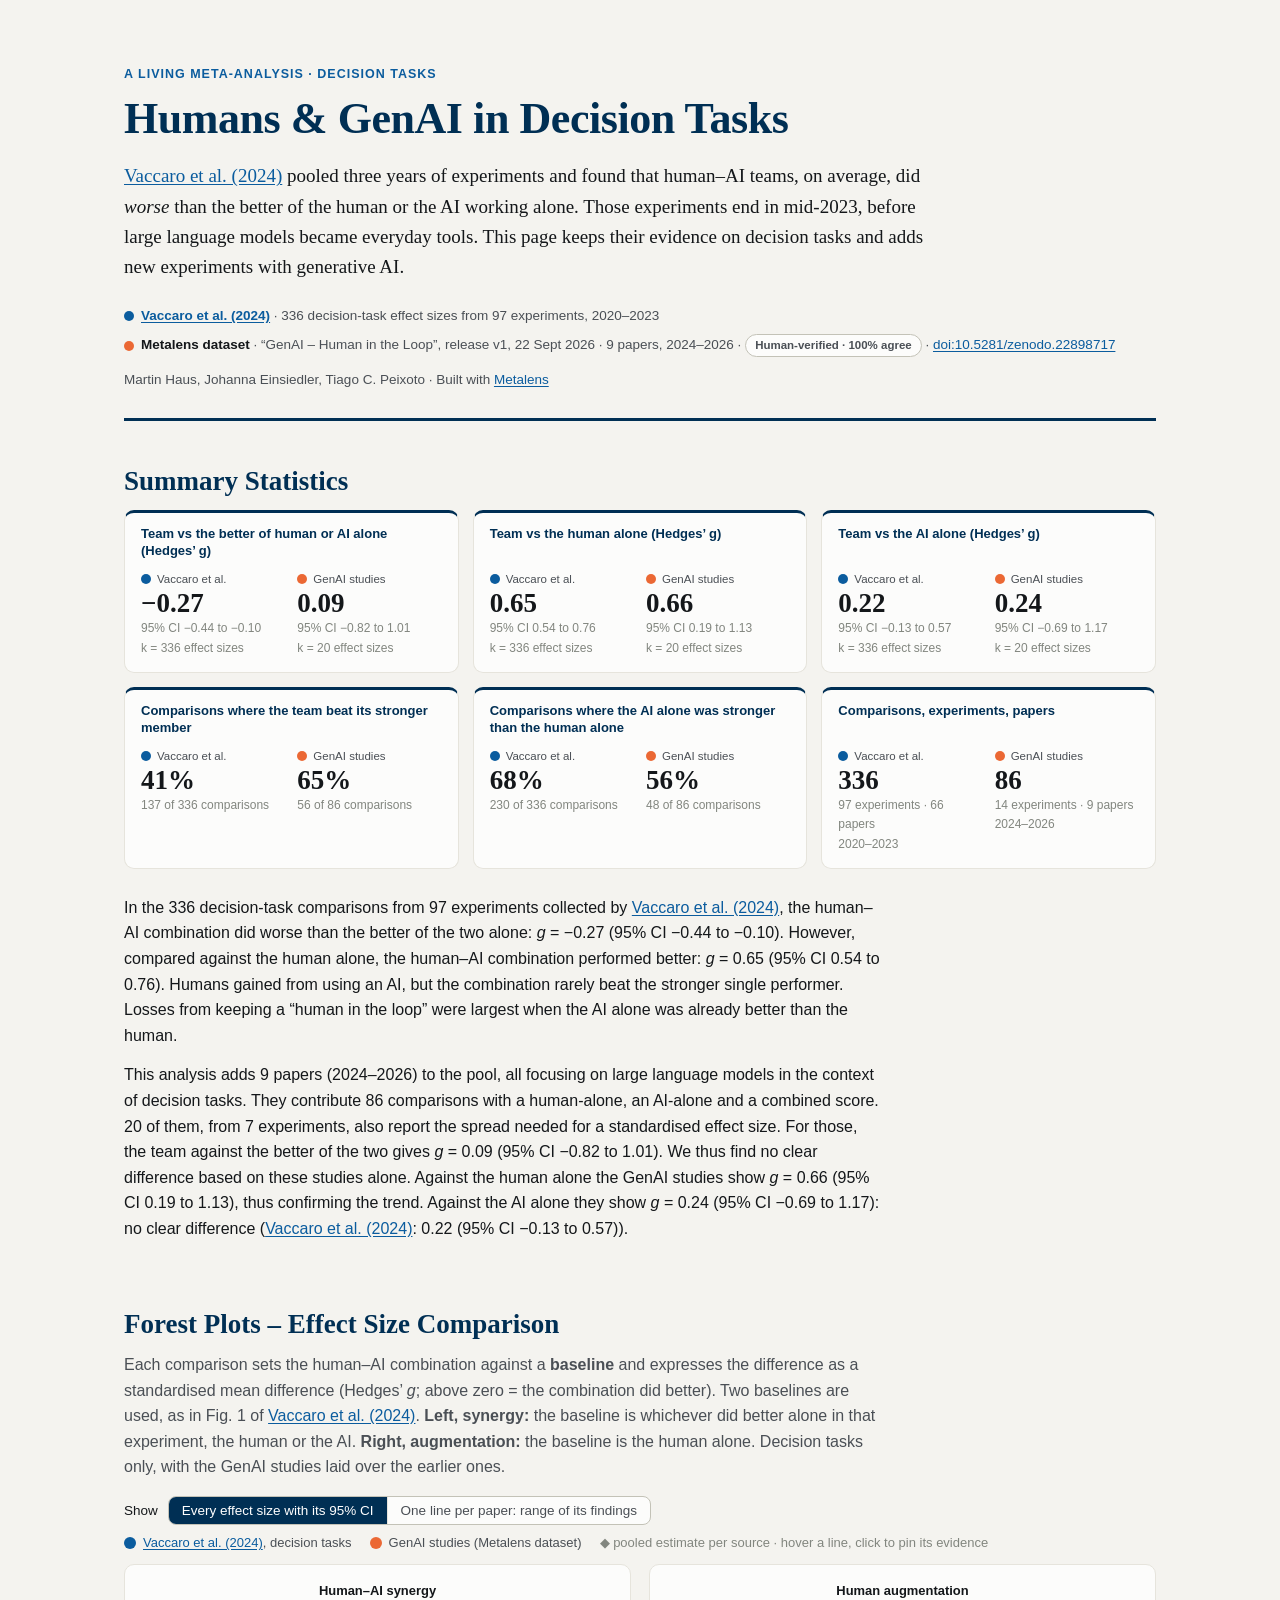
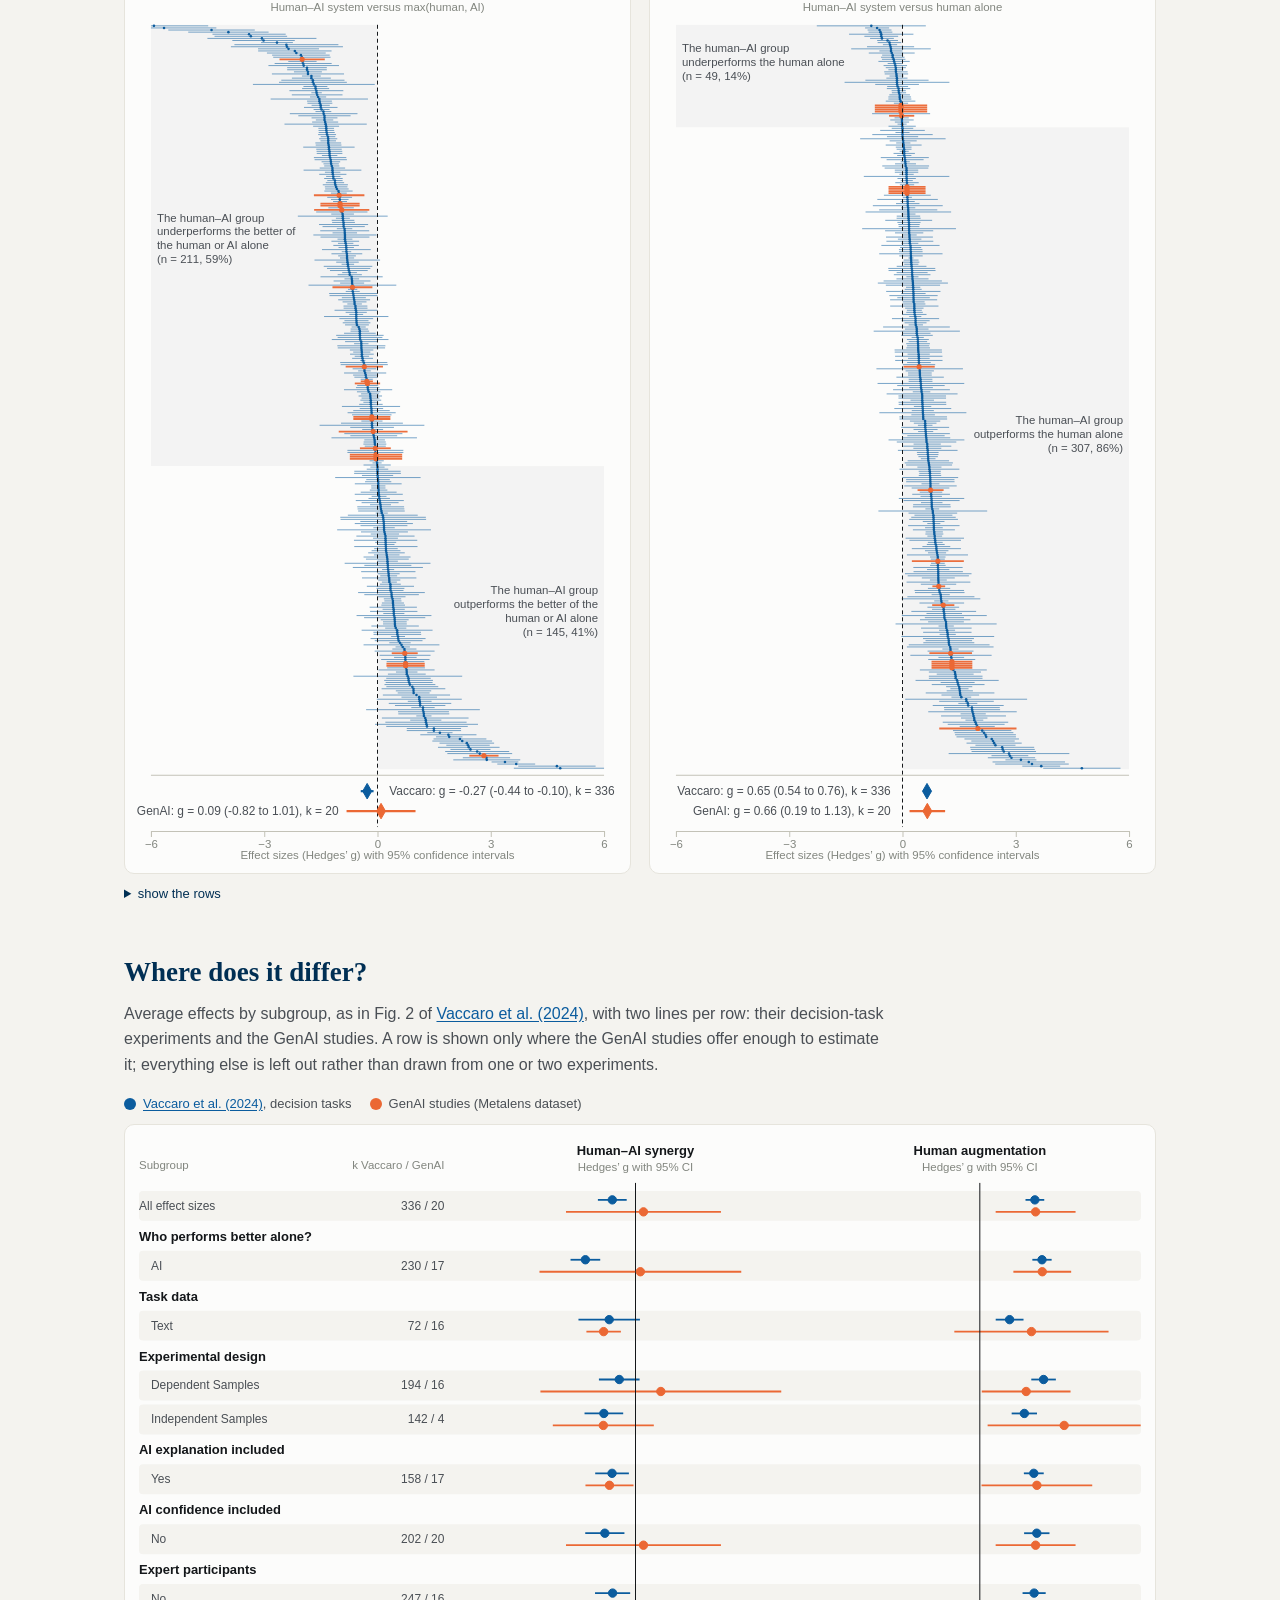
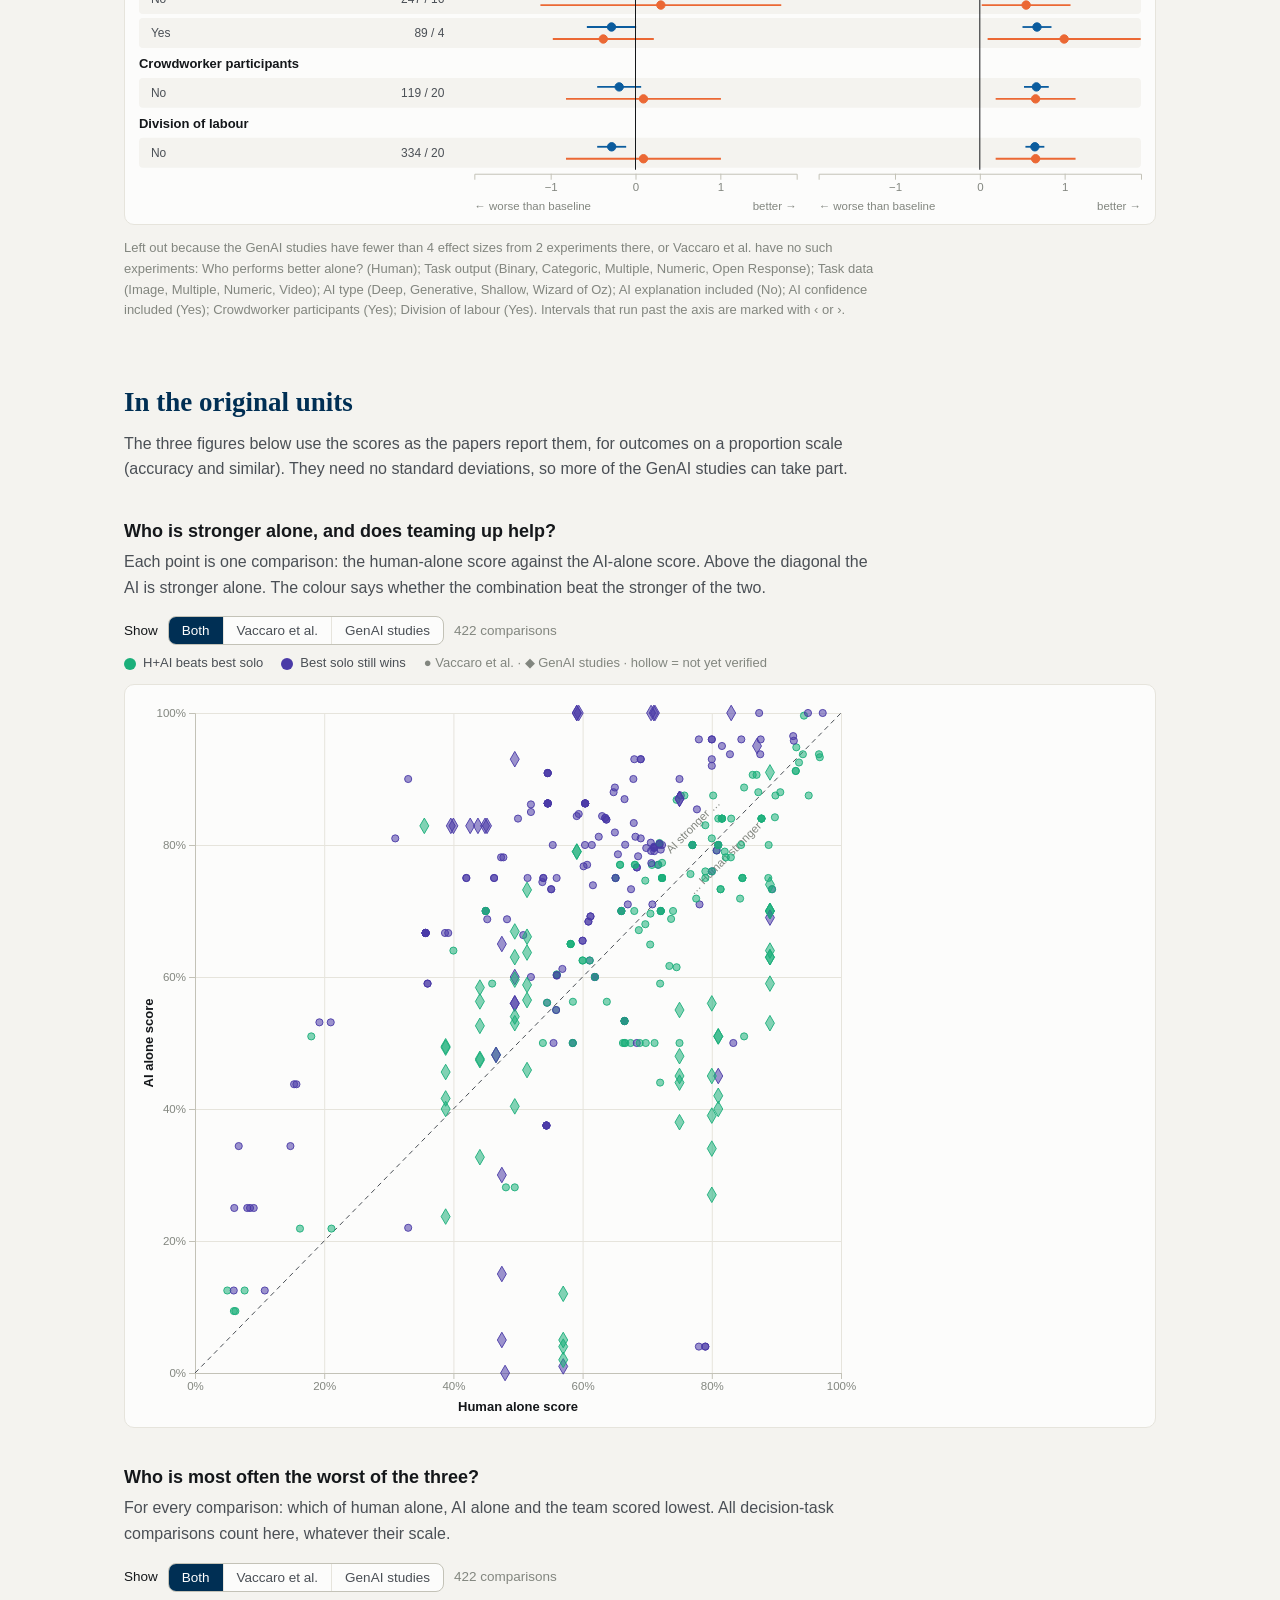
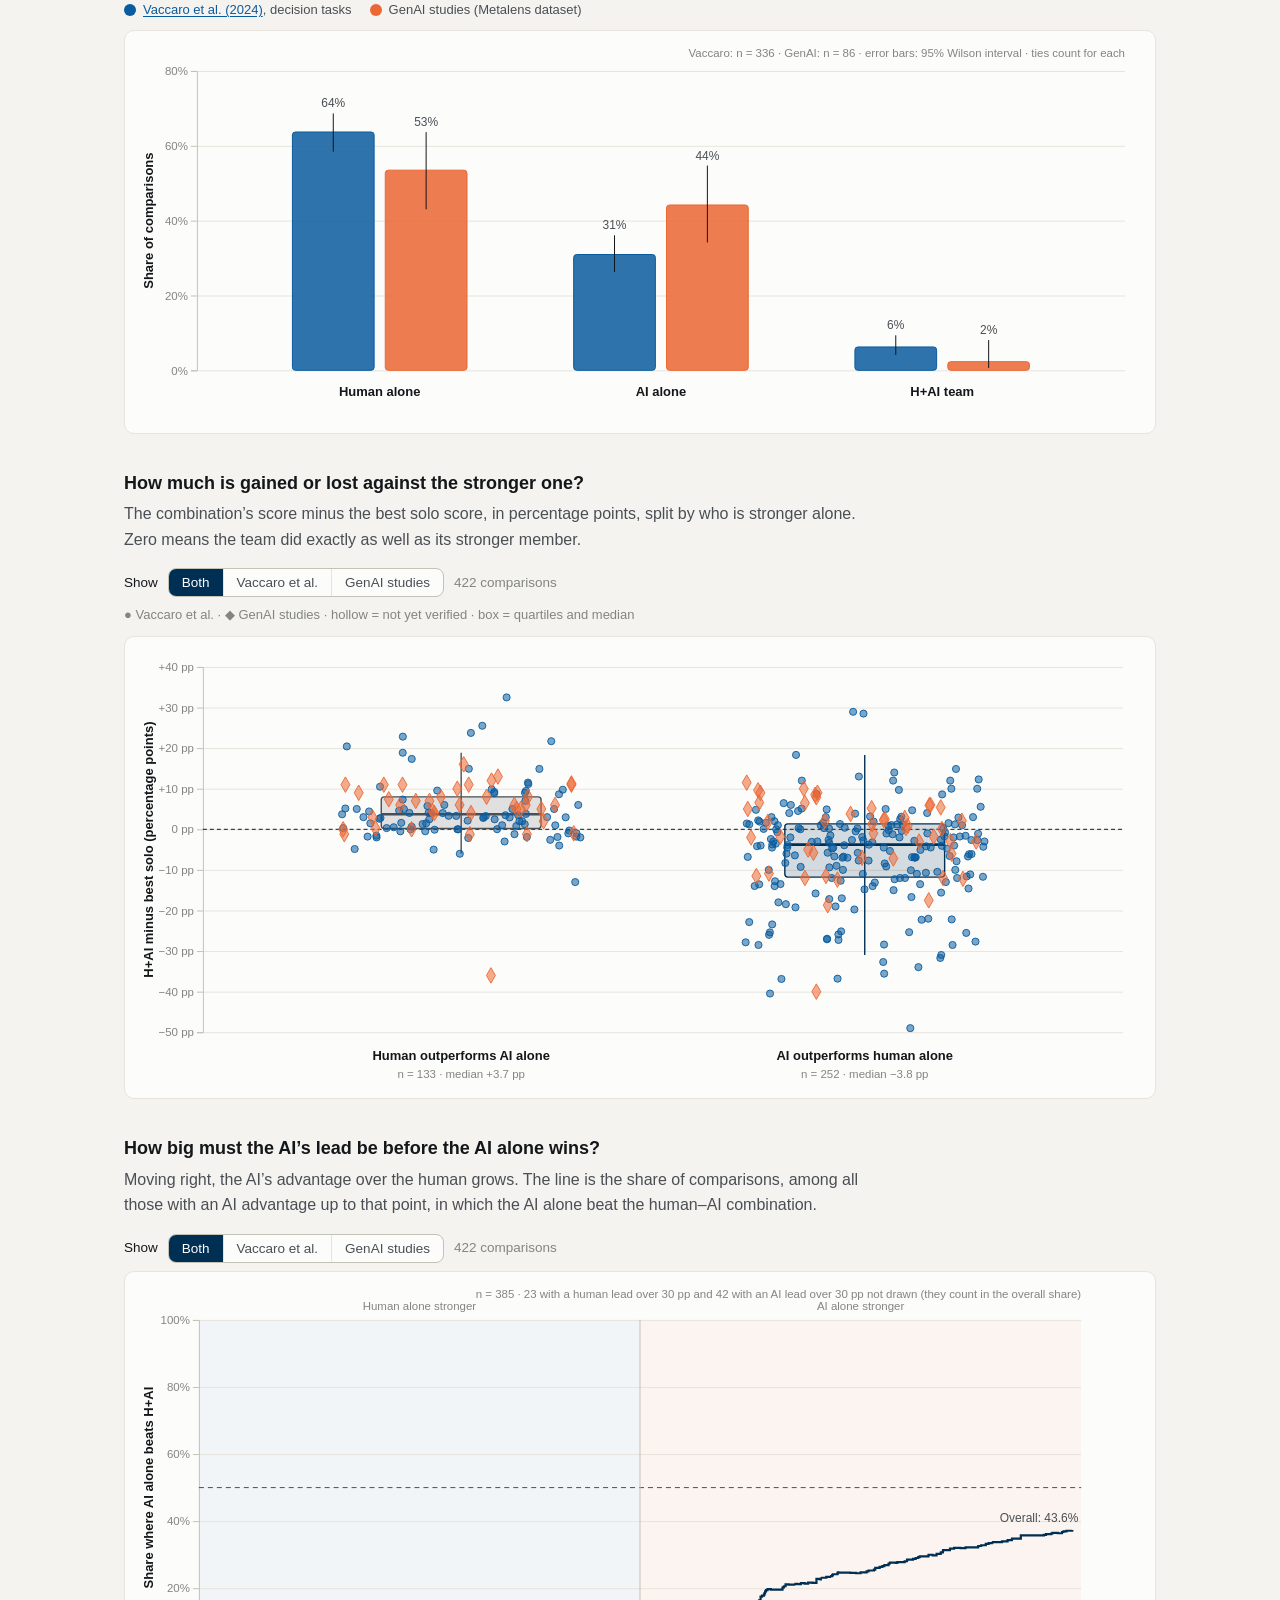
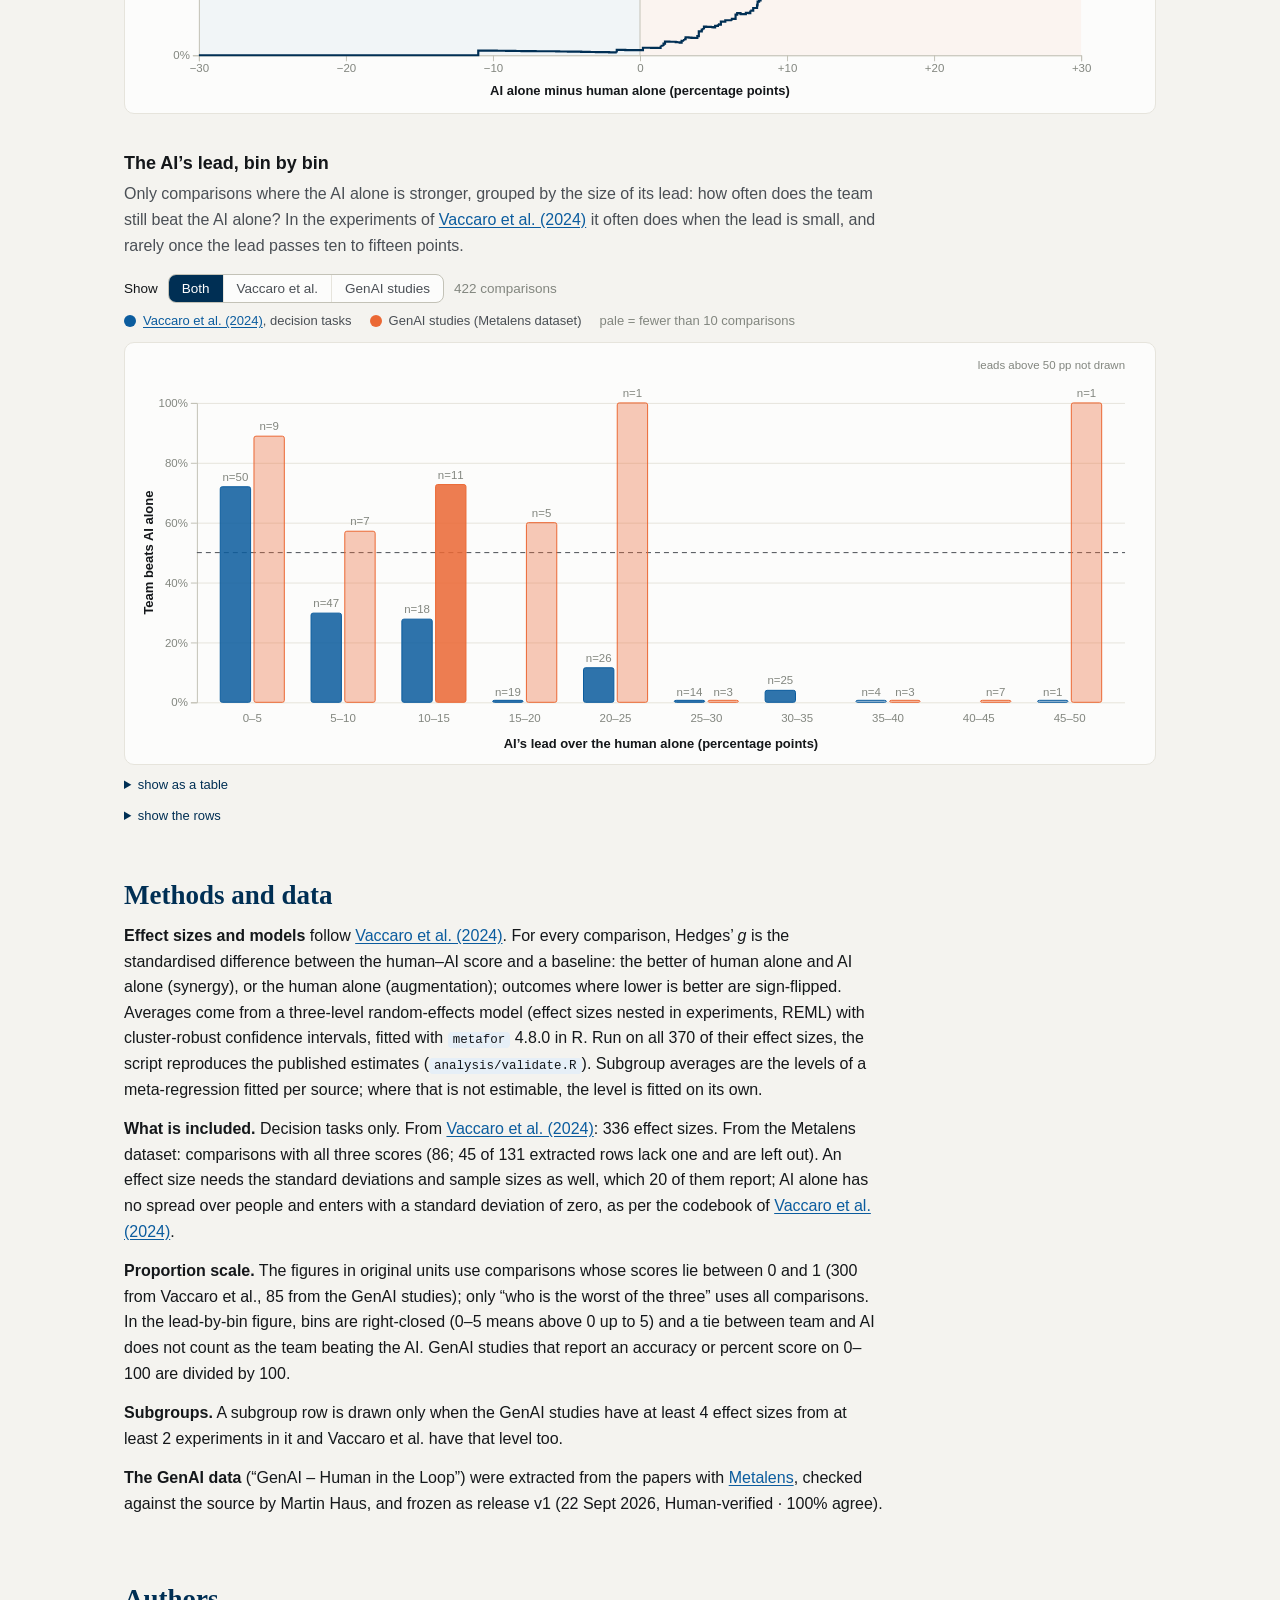
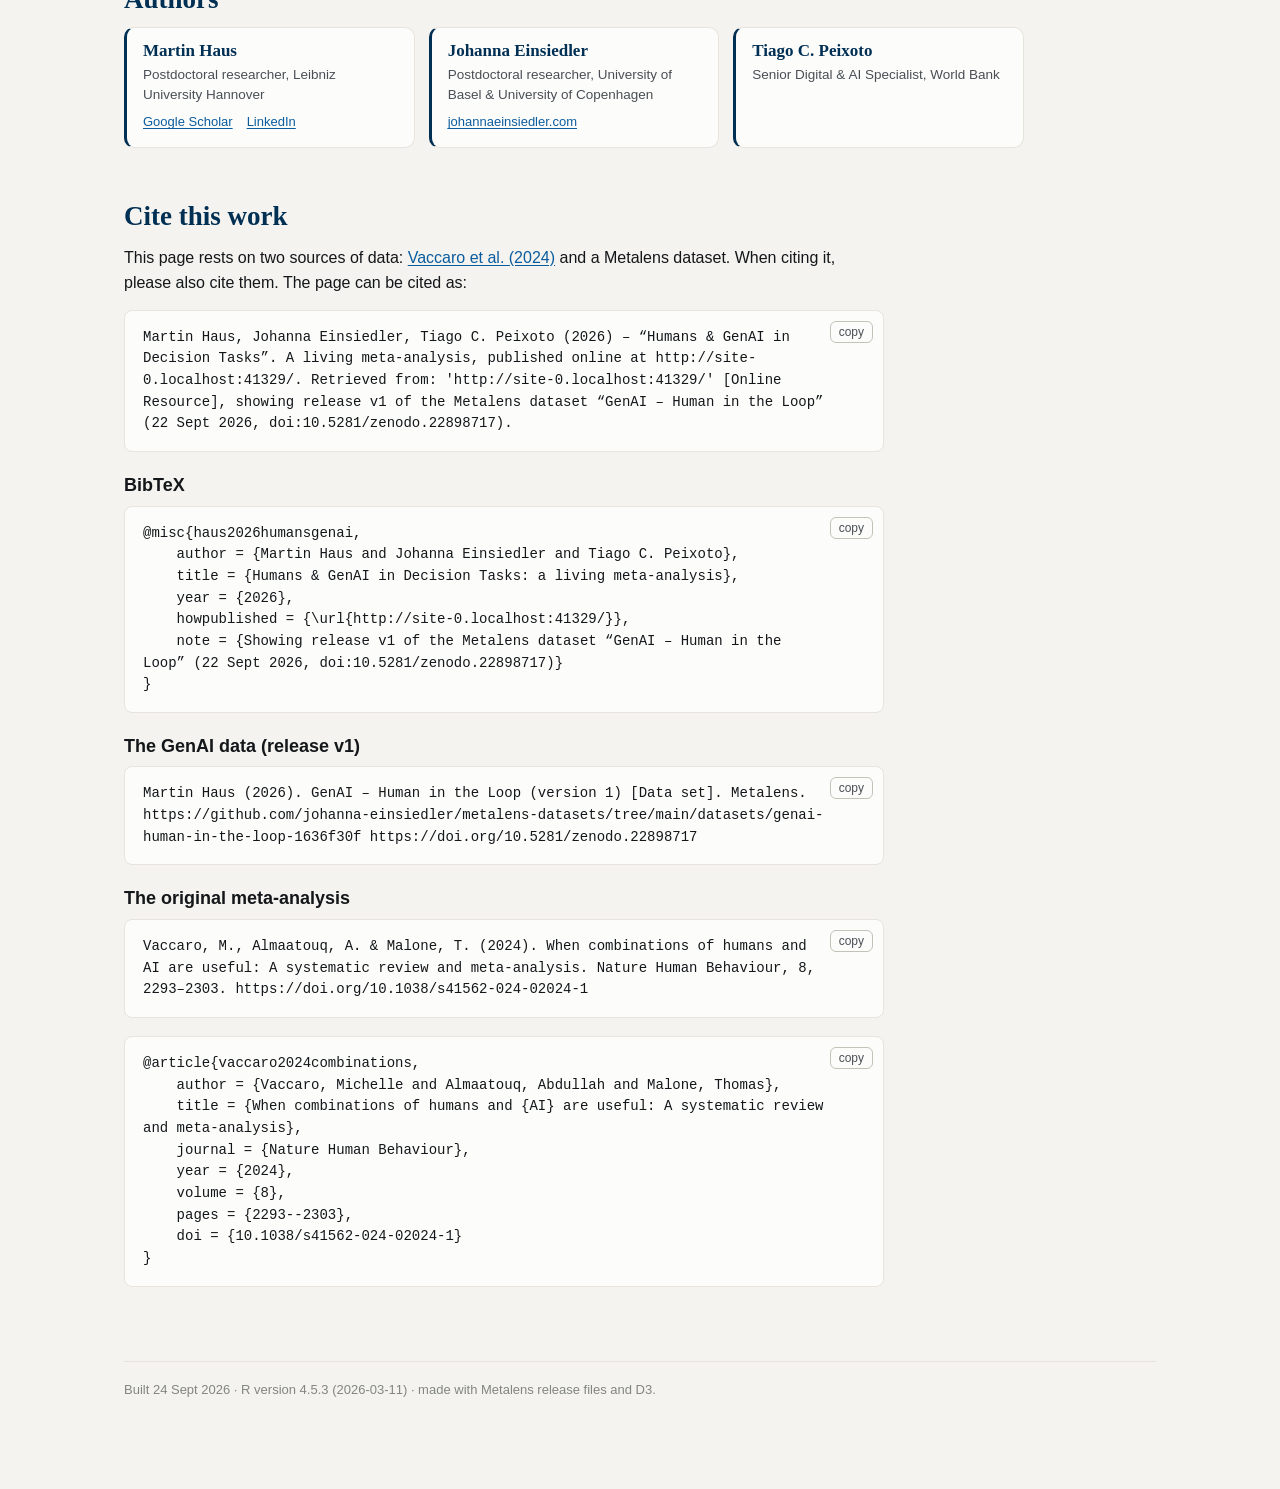
<file: index.html>
<!doctype html>
<html lang="en">
<head>
  <meta charset="utf-8"/>
  <meta name="viewport" content="width=device-width, initial-scale=1"/>
  <title>Humans & GenAI in Decision Tasks: a living meta-analysis</title>
  <meta property="og:image" content="preview.png"/>
  <meta name="description" content="A living extension of Vaccaro, Almaatouq and Malone (2024): when do human–AI combinations beat humans or AI alone in decision tasks?"/>
  <link rel="icon" href="data:,"/>
  <link rel="stylesheet" href="css/style.css"/>
  <script src="lib/d3.v7.min.js"></script>
</head>
<body>
  <main class="page">
    <header class="hero">
      <p class="kicker">A living meta-analysis · decision tasks</p>
      <h1>Humans &amp; GenAI in Decision Tasks</h1>
      <p class="lede"><a href="https://doi.org/10.1038/s41562-024-02024-1" target="_blank" rel="noopener">Vaccaro, Almaatouq and Malone (2024)</a> pooled three years of experiments and found that human–AI teams, on average, did <em>worse</em> than the better of the human or the AI working alone. Those experiments end in mid-2023, before large language models became everyday tools. This page keeps their evidence on decision tasks and adds new experiments with generative AI.</p>
      <div class="dataline" id="dataline"></div>
      <p class="byline" id="byline"></p>
    </header>

    <section id="summary"><h2>Summary Statistics</h2><div class="tiles" id="tiles"></div><div class="prose" id="summary-text"></div></section>

    <section id="sec-forest">
      <h2>Forest Plots – Effect Size Comparison</h2>
      <p class="prose" id="forest-intro"></p>
      <div class="control" id="forest-mode"></div>
      <div class="legend" id="forest-legend"></div>
      <div class="two" id="forest"></div>
      <div id="forest-panel"></div><details class="rows"><summary>show the rows</summary><div id="forest-table"></div></details>
    </section>

    <section id="sec-sub">
      <h2>Where does it differ?</h2>
      <p class="prose">Average effects by subgroup, as in Fig. 2 of <span data-vac></span>, with two lines per row: their decision-task experiments and the GenAI studies. A row is shown only where the GenAI studies offer enough to estimate it; everything else is left out rather than drawn from one or two experiments.</p>
      <div class="legend" id="sub-legend"></div>
      <div id="subgroups"></div><p class="note" id="sub-note"></p>
    </section>

    <section id="sec-desc">
      <h2>In the original units</h2>
      <p class="prose">The three figures below use the scores as the papers report them, for outcomes on a proportion scale (accuracy and similar). They need no standard deviations, so more of the GenAI studies can take part.</p>
      <h3>Who is stronger alone, and does teaming up help?</h3>
      <p class="prose">Each point is one comparison: the human-alone score against the AI-alone score. Above the diagonal the AI is stronger alone. The colour says whether the combination beat the stronger of the two.</p>
      <div class="control" data-source-control></div>
      <div class="legend" id="scatter-legend"></div><div id="scatter"></div><div id="scatter-panel"></div>

      <h3>Who is most often the worst of the three?</h3>
      <p class="prose">For every comparison: which of human alone, AI alone and the team scored lowest. All decision-task comparisons count here, whatever their scale.</p>
      <div class="control" data-source-control></div>
      <div class="legend" id="worst-legend"></div><div id="worst"></div>

      <h3>How much is gained or lost against the stronger one?</h3>
      <p class="prose">The combination’s score minus the best solo score, in percentage points, split by who is stronger alone. Zero means the team did exactly as well as its stronger member.</p>
      <div class="control" data-source-control></div>
      <div class="legend" id="margin-legend"></div><div id="margin"></div><div id="margin-panel"></div>

      <h3>How big must the AI’s lead be before the AI alone wins?</h3>
      <p class="prose">Moving right, the AI’s advantage over the human grows. The line is the share of comparisons, among all those with an AI advantage up to that point, in which the AI alone beat the human–AI combination.</p>
      <div class="control" data-source-control></div>
      <div id="threshold"></div>

      <h3>The AI’s lead, bin by bin</h3>
      <p class="prose">Only comparisons where the AI alone is stronger, grouped by the size of its lead: how often does the team still beat the AI alone? In the experiments of <span data-vac></span> it often does when the lead is small, and rarely once the lead passes ten to fifteen points.</p>
      <div class="control" data-source-control></div>
      <div class="legend" id="bins-legend"></div><div id="bins"></div><details class="rows"><summary>show as a table</summary><div id="bins-table"></div></details>
      <details class="rows"><summary>show the rows</summary><div id="desc-table"></div></details>
    </section>

    <section id="methods"><h2>Methods and data</h2><div class="prose" id="methods-text"></div></section>
    <section id="authors"><h2>Authors</h2><div class="authors" id="authors-list"></div></section>
    <section id="cite"><h2>Cite this work</h2><div class="prose" id="cite-text"></div></section>
    <footer id="foot"></footer>
  </main>
  <script type="module" src="js/main.js"></script>
</body>
</html>
</file>
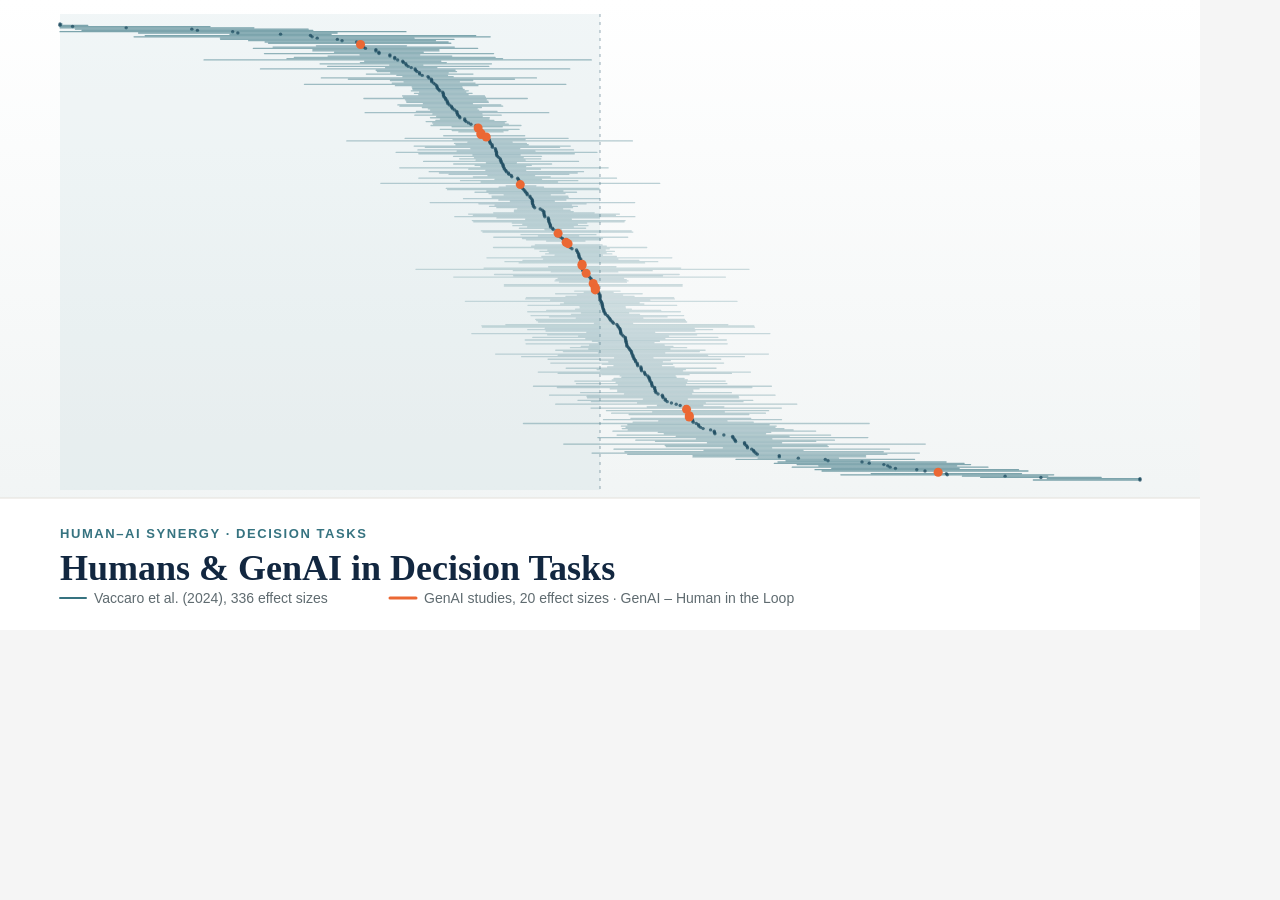
<file: scripts/preview.html>
<!doctype html>
<!-- The card image (preview.png): the synergy effect sizes of the page drawn as a field of strokes —
     every study's 95% interval, sorted by its estimate, the earlier evidence in pale teal, the GenAI
     studies in orange. Palette: the Metalens tokens (accent-dark / accent / accent-3 / series-2), so
     the tile on the Metalens Dashboards page belongs to the page it sits on. Rendered by
     scripts/preview.py, so it follows the data. 1200 × 630. -->
<html lang="en"><head><meta charset="utf-8"/><title>preview</title>
<style>
  :root { --ink: #1b485e; --deep: #122740; --teal: #367380; --pale: #9cbcc4; --new: #eb6834;
          --bg: #f5f5f5; --surface: #ffffff; --border: #e3e0da; --muted: #5f6b70; }
  html, body { margin: 0; width: 1200px; height: 630px; overflow: hidden; background: var(--bg); }
  svg { display: block; }
  .t { font: 600 36px/1.15 "Iowan Old Style", "Palatino Linotype", Palatino, Georgia, serif; fill: var(--deep); }
  .k { font: 600 13px/1 -apple-system, "Segoe UI", Inter, Helvetica, sans-serif; letter-spacing: .12em; fill: var(--teal); }
  .n { font: 14px/1 -apple-system, "Segoe UI", Inter, Helvetica, sans-serif; fill: var(--muted); }
</style></head>
<body><script type="module">
import "../lib/d3.v7.min.js";
const d3 = window.d3;
const cfg = await (await fetch("../data/config.json")).json();
const der = await (await fetch("../data/derived.json")).json();
const rows = der.effects.filter((e) => e.g_s != null && e.g_s_lo != null).sort((a, b) => a.g_s - b.g_s);
const W = 1200, H = 630, top = 24, bottom = 150, left = 60, right = 60;
const x = d3.scaleLinear().domain([-4.5, 4.5]).range([left, W - right]).clamp(true);
const y = d3.scaleLinear().domain([0, rows.length - 1]).range([top, H - bottom]);
const svg = d3.select("body").append("svg").attr("width", W).attr("height", H).attr("viewBox", `0 0 ${W} ${H}`);
const defs = svg.append("defs");
const grad = defs.append("linearGradient").attr("id", "vig").attr("x1", "0").attr("y1", "0").attr("x2", "0").attr("y2", "1");
grad.append("stop").attr("offset", "0").attr("stop-color", "var(--surface)");
grad.append("stop").attr("offset", "1").attr("stop-color", "#eef2f2");   /* the faintest teal wash, as the app's cards */
const glow = defs.append("filter").attr("id", "glow").attr("x", "-20%").attr("y", "-200%").attr("width", "140%").attr("height", "500%");
glow.append("feGaussianBlur").attr("stdDeviation", 2.2).attr("result", "b");
const m = glow.append("feMerge"); m.append("feMergeNode").attr("in", "b"); m.append("feMergeNode").attr("in", "SourceGraphic");
svg.append("rect").attr("width", W).attr("height", H).attr("fill", "url(#vig)");
// the two halves: left of zero the human–AI group is worse than the better of the two alone
svg.append("rect").attr("x", left).attr("y", top - 10).attr("width", x(0) - left).attr("height", H - bottom - top + 20).attr("fill", "var(--pale)").attr("opacity", .14);
svg.append("line").attr("x1", x(0)).attr("x2", x(0)).attr("y1", top - 10).attr("y2", H - bottom + 10).attr("stroke", "var(--ink)").attr("stroke-opacity", .45).attr("stroke-dasharray", "3 5");
const g = svg.append("g").attr("stroke-linecap", "round");
// Vaccaro first (the field), GenAI on top (the figure)
for (const pass of ["vaccaro", "new"]) {
  const sel = g.selectAll(null).data(rows.map((r, i) => ({ ...r, i })).filter((r) => r.source === pass)).join("g");
  const col = pass === "new" ? "var(--new)" : "var(--teal)";
  sel.append("line").attr("x1", (d) => x(d.g_s_lo)).attr("x2", (d) => x(d.g_s_hi)).attr("y1", (d) => y(d.i)).attr("y2", (d) => y(d.i))
    .attr("stroke", col).attr("stroke-width", pass === "new" ? 3 : 1.3)
    .attr("stroke-opacity", (d) => (pass === "new" ? .95 : .22 + .4 * Math.min(1, Math.abs(d.g_s) / 2.5)))
    .attr("filter", pass === "new" ? "url(#glow)" : null);
  sel.append("circle").attr("cx", (d) => x(d.g_s)).attr("cy", (d) => y(d.i)).attr("r", pass === "new" ? 4.5 : 1.7)
    .attr("fill", pass === "new" ? "var(--new)" : "var(--ink)").attr("fill-opacity", pass === "new" ? 1 : .75);
}
// the words, on a soft plinth
const nNew = rows.filter((r) => r.source === "new").length, nV = rows.length - nNew;
svg.append("rect").attr("x", 0).attr("y", H - bottom + 18).attr("width", W).attr("height", bottom - 18).attr("fill", "var(--surface)");
svg.append("line").attr("x1", 0).attr("x2", W).attr("y1", H - bottom + 18).attr("y2", H - bottom + 18).attr("stroke", "var(--border)").attr("stroke-width", 1);
svg.append("text").attr("class", "k").attr("x", left).attr("y", H - bottom + 58).text("HUMAN–AI SYNERGY · DECISION TASKS");
svg.append("text").attr("class", "t").attr("x", left).attr("y", H - bottom + 100).text("Humans & GenAI in Decision Tasks");
const leg = svg.append("g").attr("transform", `translate(${left}, ${H - 32})`);
leg.append("line").attr("x1", 0).attr("x2", 26).attr("stroke", "var(--teal)").attr("stroke-width", 2).attr("stroke-linecap", "round");
leg.append("text").attr("class", "n").attr("x", 34).attr("y", 5).text(`Vaccaro et al. (2024), ${nV} effect sizes`);
leg.append("line").attr("x1", 330).attr("x2", 356).attr("stroke", "var(--new)").attr("stroke-width", 3).attr("stroke-linecap", "round");
leg.append("text").attr("class", "n").attr("x", 364).attr("y", 5).text(`GenAI studies, ${nNew} effect sizes · ${cfg.dataset_label || "Metalens dataset"}`);
document.body.dataset.ready = "1";
</script></body></html>
</file>
<file: css/style.css>
/* The blues (navy / blue / sky) are the page's accent family: headings, buttons, links, washes, and the
   Vaccaro series. Series colours checked with the dataviz palette validator on this surface:
   source pair  #0b5c9e / #eb6834 (Vaccaro et al. / the GenAI studies)
   outcome pair #1baf7a / #4a3aa7 (team beats best solo / best solo still wins); shape carries the source there */
:root {
  --surface: #fcfcfb; --plane: #f4f3ef; --ink: #14171a; --ink-2: #4a4f55; --muted: #82867f; --grid: #e6e4dc; --axis: #c3c2b7;
  --navy: #002f54; --blue: #0b5c9e; --sky: #a5c8e1; --sky-wash: #e6eff7;
  --vaccaro: var(--blue); --new: #eb6834; --helps: #1baf7a; --loses: #4a3aa7; --accent: var(--navy); --wash: var(--sky-wash);
  --serif: "Iowan Old Style", "Palatino Linotype", Palatino, Georgia, serif;
  --sans: -apple-system, BlinkMacSystemFont, "Segoe UI", Inter, Helvetica, Arial, sans-serif;
}
* { box-sizing: border-box; }
body { margin: 0; background: var(--plane); color: var(--ink); font: 16px/1.6 var(--sans); }
.page { max-width: 1080px; margin: 0 auto; padding: 0 24px 80px; }
.hero { padding: 64px 0 28px; border-bottom: 3px solid var(--navy); }
.byline { margin: 12px 0 0; font-size: 13.5px; color: var(--ink-2); }
.kicker { margin: 0 0 10px; font-size: 12.5px; letter-spacing: .08em; text-transform: uppercase; color: var(--blue); font-weight: 600; }
h1 { font: 600 44px/1.12 var(--serif); margin: 0 0 18px; letter-spacing: -.01em; color: var(--navy); }
h2 { font: 600 27px/1.2 var(--serif); margin: 0 0 12px; color: var(--navy); }
h3 { font: 600 18px/1.3 var(--sans); margin: 38px 0 6px; }
.lede { font: 19px/1.6 var(--serif); max-width: 800px; margin: 0 0 22px; color: var(--ink); }
.prose { max-width: 760px; } .prose p { margin: 0 0 14px; } p.prose { margin: 0 0 16px; color: var(--ink-2); }
section { padding: 44px 0 8px; }
.muted { color: var(--muted); } .note { font-size: 13px; color: var(--muted); max-width: 760px; }
.dataline { display: flex; flex-wrap: wrap; gap: 8px 22px; font-size: 13.5px; color: var(--ink-2); }
.dataline b { color: var(--ink); } .dataline .src { display: inline-flex; align-items: baseline; gap: 7px; }
.dot { display: inline-block; width: 10px; height: 10px; border-radius: 50%; flex: none; align-self: center; }
.badge { display: inline-block; padding: 1px 9px; border-radius: 999px; border: 1px solid var(--axis); font-size: 11.5px; font-weight: 600; color: var(--ink-2); background: var(--surface); }
.tiles { display: grid; grid-template-columns: repeat(auto-fill, minmax(300px, 1fr)); gap: 14px; margin: 8px 0 26px; }
.tile { background: var(--surface); border: 1px solid var(--grid); border-top: 3px solid var(--navy); border-radius: 10px; padding: 12px 16px 14px; }
.tile .l { font-size: 13px; font-weight: 600; color: var(--navy); margin-bottom: 10px; line-height: 1.35; min-height: 2.7em; }
.tile .pair { display: grid; grid-template-columns: 1fr 1fr; gap: 12px; } .tile .who { font-size: 11.5px; color: var(--ink-2); display: flex; align-items: center; gap: 6px; }
.tile .v { font: 600 27px/1.15 var(--serif); font-variant-numeric: tabular-nums; } .tile .u { font-size: 12px; color: var(--muted); font-variant-numeric: tabular-nums; }
.legend { display: flex; flex-wrap: wrap; gap: 6px 18px; font-size: 13px; color: var(--ink-2); margin: 4px 0 10px; } .legend span { display: inline-flex; align-items: center; gap: 7px; }
.sw { width: 12px; height: 12px; border-radius: 50%; display: inline-block; } .sw.dia { border-radius: 1px; transform: rotate(45deg) scale(.85); }
.two { display: grid; grid-template-columns: 1fr 1fr; gap: 18px; } @media (max-width: 860px) { .two { grid-template-columns: 1fr; } h1 { font-size: 34px; } }
.card, #scatter, #margin, #threshold, #worst, #bins, #subgroups, .two > div { background: var(--surface); border: 1px solid var(--grid); border-radius: 10px; padding: 14px 14px 8px; }
.control { display: flex; flex-wrap: wrap; align-items: center; gap: 10px; margin: 6px 0 8px; font-size: 13.5px; }
.seg { display: inline-flex; border: 1px solid var(--axis); border-radius: 8px; overflow: hidden; background: var(--surface); }
.seg button { border: none; background: none; padding: 6px 13px; font: 13.5px var(--sans); color: var(--ink-2); cursor: pointer; border-left: 1px solid var(--grid); } .seg button:first-child { border-left: none; }
.seg button[aria-pressed="true"] { background: var(--navy); color: #fff; } .seg button:hover:not([aria-pressed="true"]) { background: var(--sky-wash); } .seg button:focus-visible { outline: 2px solid var(--vaccaro); outline-offset: -2px; }

/* figures */
.fig text { font: 12px var(--sans); fill: var(--ink-2); } .fig .ttl { font-weight: 600; fill: var(--ink); font-size: 13px; } .fig .sub { fill: var(--muted); font-size: 11.5px; }
.fig .ax path, .fig .ax line { stroke: var(--axis); } .fig .ax text { fill: var(--muted); font-size: 11.5px; } .fig .grid line { stroke: var(--grid); } .fig .grid path { stroke: none; }
.fig .zero { stroke: var(--ink); stroke-dasharray: 4 3; stroke-width: 1; } .fig .ref { stroke: var(--ink-2); stroke-dasharray: 5 4; }
.fig .zone { fill: var(--ink); opacity: .035; } .fig .zone-label { fill: var(--ink-2); font-size: 11.5px; }
.src-vaccaro { stroke: var(--vaccaro); fill: var(--vaccaro); } .src-new { stroke: var(--new); fill: var(--new); }
.fig .ci { stroke-width: 1; opacity: .55; fill: none; } .fig .ci.src-new { stroke-width: 1.8; opacity: .95; } .fig .pt { stroke: none; }
.fig .pooled { stroke-width: 2.2; fill: none; } .fig .band { fill: var(--plane); }
.out-helps { fill: var(--helps); stroke: var(--helps); } .out-loses { fill: var(--loses); stroke: var(--loses); }
.fig .pt2 { fill-opacity: .55; stroke-width: 1; stroke-opacity: .9; } .fig .unverified { fill: var(--surface) !important; fill-opacity: 1; stroke-dasharray: 2 1.5; }
.fig .box { fill-opacity: .16; stroke-width: 1.4; } .fig .jit { fill-opacity: .5; stroke: none; } .fig .line { fill: none; stroke: var(--navy); stroke-width: 2.2; }
.fig .half-h { fill: var(--vaccaro); opacity: .045; } .fig .half-a { fill: var(--new); opacity: .05; }
.ml-mark { cursor: pointer; outline: none; } .ml-mark.hover, .ml-mark:focus-visible { stroke: var(--ink) !important; stroke-width: 2 !important; stroke-opacity: 1 !important; opacity: 1 !important; }
.fig .hit { fill: transparent; cursor: crosshair; } .fig .hl { stroke: var(--ink); stroke-width: 1; opacity: .5; pointer-events: none; }

/* tooltip + pinned evidence (metalens-dash.js) */
.ml-tip { position: fixed; z-index: 50; max-width: 380px; background: var(--ink); color: #fff; border-radius: 8px; padding: 10px 12px; font: 12.5px/1.45 var(--sans); box-shadow: 0 6px 22px rgba(0,0,0,.25); pointer-events: none; }
.ml-vals { display: flex; flex-wrap: wrap; gap: 4px 14px; margin-bottom: 6px; font-variant-numeric: tabular-nums; font-weight: 600; } .ml-slot { font-weight: 400; opacity: .7; margin-right: 3px; }
.ml-title { font-weight: 600; } .ml-sub { opacity: .8; } .ml-meta { margin-top: 4px; opacity: .9; } .ml-where { display: block; margin-top: 7px; opacity: .7; font-size: 11.5px; }
.ml-quote { font-style: italic; margin-top: 2px; } .ml-quote mark { background: #f6d860; color: #14171a; font-style: normal; font-weight: 700; padding: 0 2px; border-radius: 2px; }
.ml-note { margin-top: 7px; opacity: .7; font-size: 11.5px; } .ml-hint { margin-top: 7px; opacity: .55; font-size: 11px; }
.ml-pill { display: inline-block; padding: 0 7px; border-radius: 999px; border: 1px solid rgba(255,255,255,.4); font-size: 11px; }
.ml-panel { position: relative; margin: 12px 0 0; background: var(--ink); color: #fff; border-radius: 10px; padding: 14px 40px 14px 16px; font: 13.5px/1.5 var(--sans); }
.ml-panel .ml-quote { font-size: 14px; } .ml-x { position: absolute; right: 10px; top: 8px; border: none; background: none; color: #fff; opacity: .6; cursor: pointer; font-size: 15px; } .ml-x:hover { opacity: 1; }

details.rows { margin: 10px 0 0; font-size: 13px; } details.rows summary { cursor: pointer; color: var(--accent); }
.tbl { max-height: 420px; overflow: auto; border: 1px solid var(--grid); border-radius: 8px; margin-top: 8px; background: var(--surface); }
.tbl table { border-collapse: collapse; width: 100%; font-size: 12.5px; } .tbl th, .tbl td { text-align: left; padding: 6px 10px; border-top: 1px solid var(--grid); vertical-align: top; }
.tbl thead th { position: sticky; top: 0; background: var(--surface); border-top: none; color: var(--muted); font-weight: 600; white-space: nowrap; } .tbl td.n { font-variant-numeric: tabular-nums; white-space: nowrap; }
footer { margin-top: 48px; padding-top: 18px; border-top: 1px solid var(--grid); font-size: 13px; color: var(--ink-2); } footer p { margin: 0 0 8px; max-width: 820px; }
a { color: var(--blue); text-underline-offset: 2px; } a:hover { color: var(--navy); } code { font: 12.5px ui-monospace, Menlo, monospace; background: var(--wash); padding: 1px 5px; border-radius: 4px; }
@media print { .control, details.rows, .ml-tip { display: none !important; } body { background: #fff; } section { break-inside: avoid; } }

.legend em { font-style: normal; }
.stale { padding: 10px 12px; border-radius: 8px; background: #fff4e0; border: 1px solid #eb6834; font-size: 14px; }

/* cite this work */
.citebox { position: relative; background: var(--surface); border: 1px solid var(--grid); border-radius: 8px; padding: 16px 56px 16px 18px; margin: 8px 0 18px; font: 14px/1.55 ui-monospace, SFMono-Regular, Menlo, Consolas, monospace; color: var(--ink); white-space: pre-wrap; word-break: break-word; max-width: 900px; }
.citebox .copy { position: absolute; top: 10px; right: 10px; border: 1px solid var(--axis); background: var(--surface); color: var(--ink-2); border-radius: 6px; padding: 3px 8px; font: 12px var(--sans); cursor: pointer; }
.citebox .copy:hover { color: var(--navy); border-color: var(--navy); }
#cite h3 { margin: 22px 0 4px; }

/* Authors: one card per person — name, affiliation, and where to find them. */
.authors { display: grid; grid-template-columns: repeat(auto-fill, minmax(260px, 1fr)); gap: 14px; max-width: 900px; }
.author { background: var(--surface); border: 1px solid var(--grid); border-left: 3px solid var(--navy); border-radius: 10px; padding: 12px 16px 14px; }
.author .an { font: 600 17px/1.25 var(--serif); color: var(--navy); }
.author .aa { font-size: 13.5px; color: var(--ink-2); margin-top: 4px; line-height: 1.45; }
.author .al { margin-top: 8px; display: flex; flex-wrap: wrap; gap: 6px 14px; font-size: 13px; }
</file>
